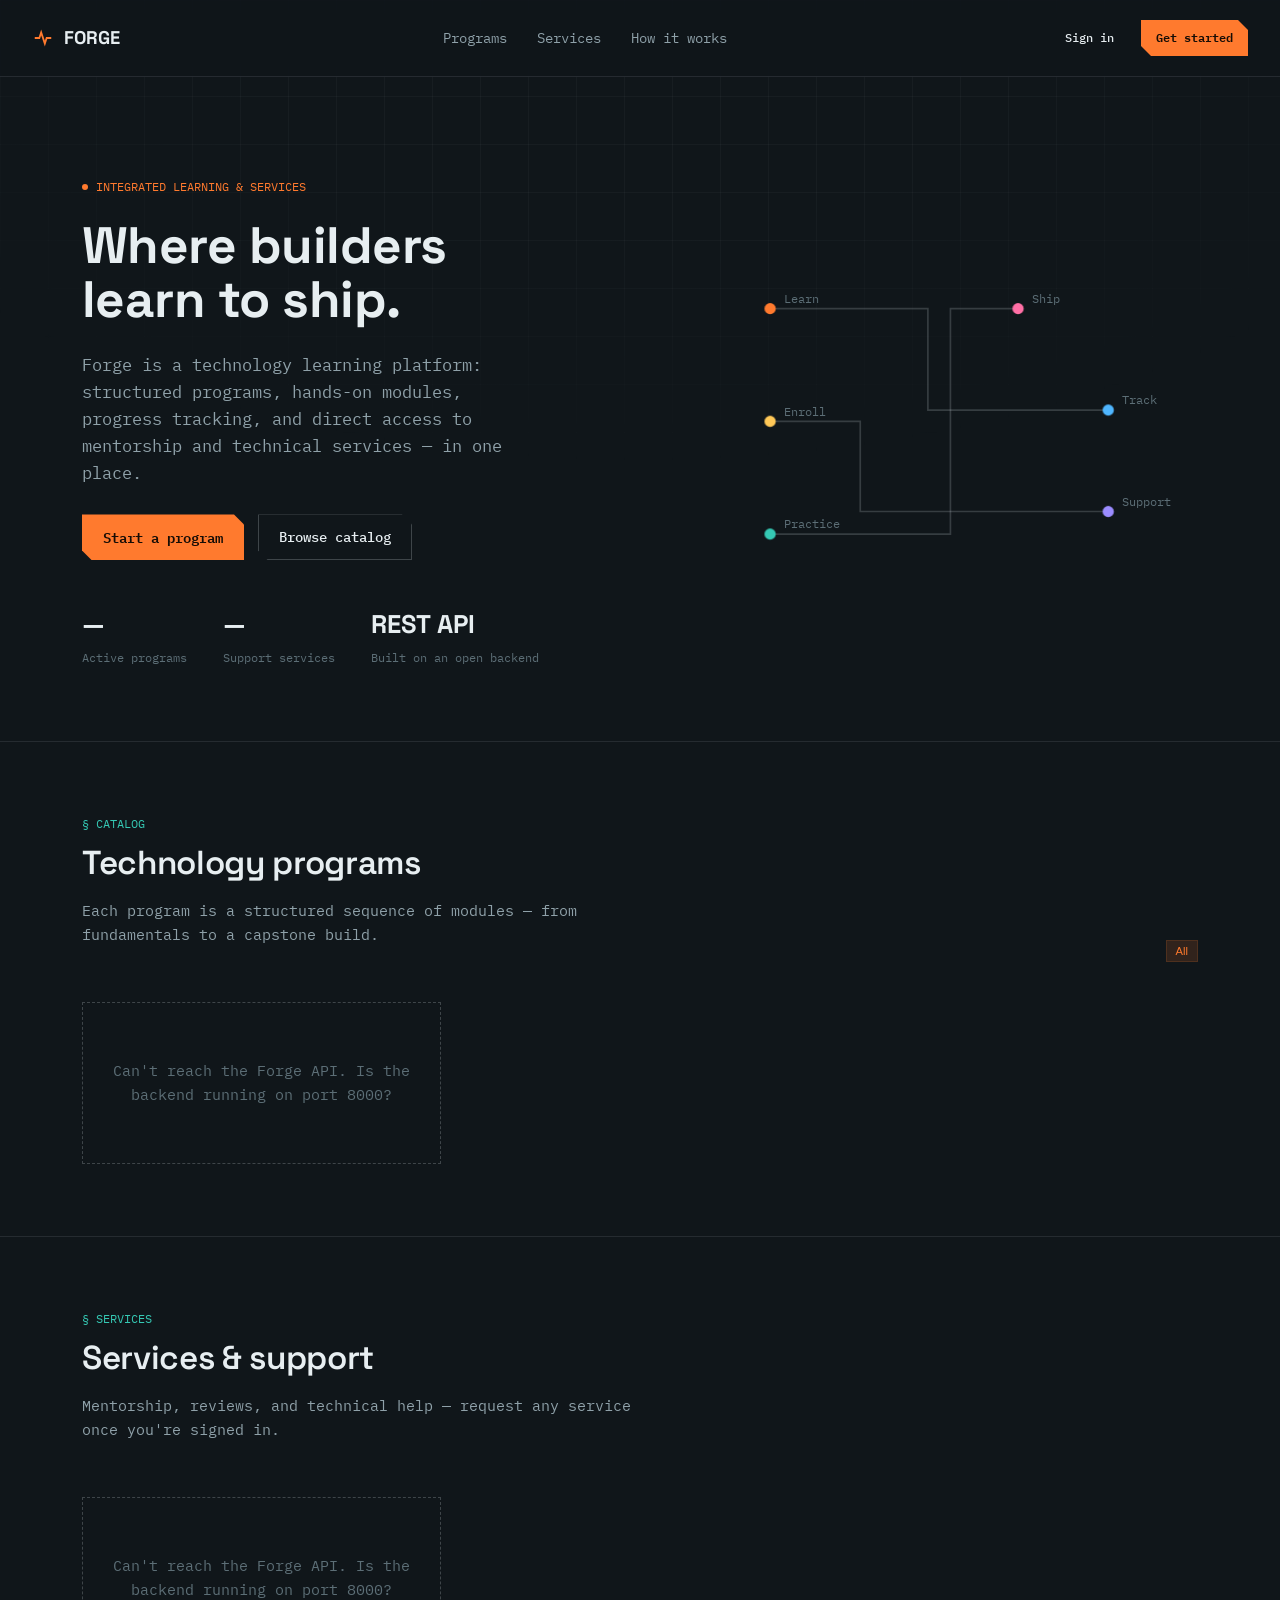
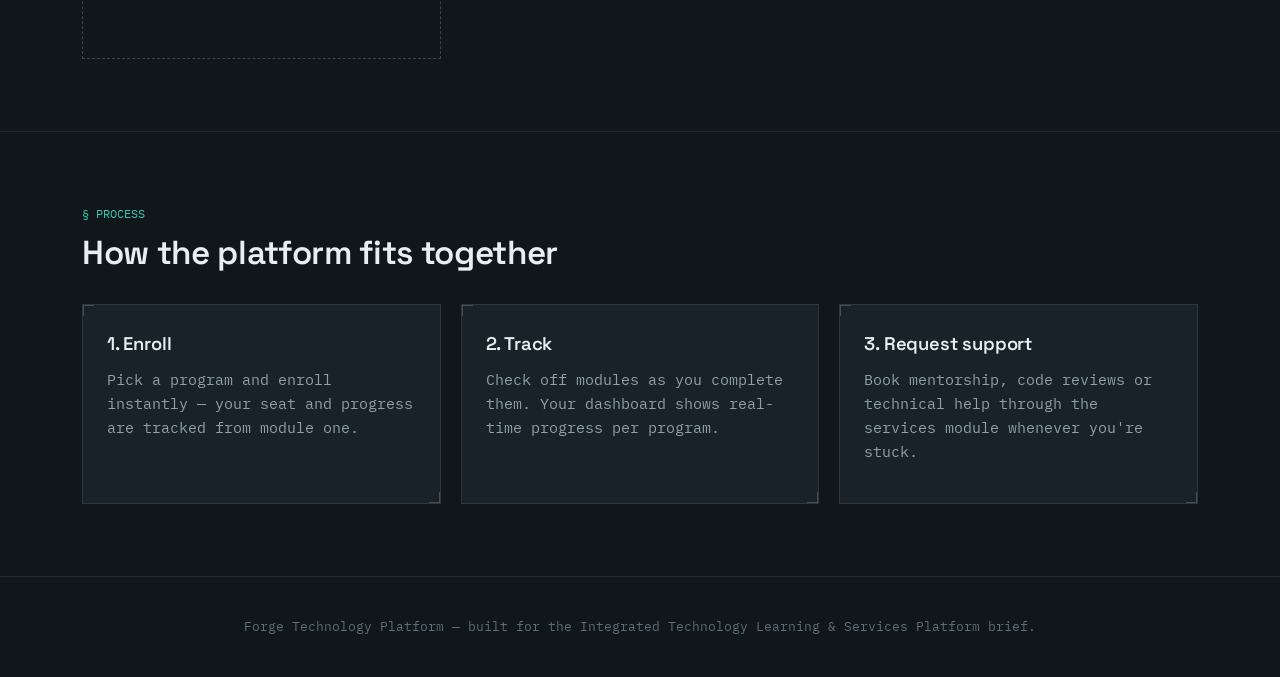
<file: forge-platform/frontend-update/frontend/index.html>
<!DOCTYPE html>
<html lang="en">
<head>
<meta charset="UTF-8">
<meta name="viewport" content="width=device-width, initial-scale=1.0">
<title>Forge — Technology Learning &amp; Services Platform</title>
<link rel="stylesheet" href="css/style.css">
</head>
<body>
<div class="blueprint-bg"></div>

<nav class="nav">
  <a href="index.html" class="nav-brand">
    <span class="mark">
      <svg viewBox="0 0 24 24" fill="none"><path d="M4 12h4l2-6 4 12 2-6h4" stroke="#FF7A2E" stroke-width="2" stroke-linecap="square" stroke-linejoin="miter"/></svg>
    </span>
    FORGE
  </a>
  <ul class="nav-links">
    <li><a href="index.html#programs">Programs</a></li>
    <li><a href="index.html#services">Services</a></li>
    <li><a href="index.html#how">How it works</a></li>
  </ul>
  <div class="nav-actions" id="nav-actions"></div>
</nav>

<header class="hero">
  <div class="container hero-grid">
    <div>
      <div class="eyebrow"><span class="dot"></span>INTEGRATED LEARNING &amp; SERVICES</div>
      <h1>Where builders<br>learn to ship.</h1>
      <p class="lead">Forge is a technology learning platform: structured programs, hands-on modules, progress tracking, and direct access to mentorship and technical services — in one place.</p>
      <div class="hero-ctas">
        <a href="register.html" class="btn btn-primary">Start a program</a>
        <a href="#programs" class="btn">Browse catalog</a>
      </div>
      <div class="hero-stats">
        <div class="hero-stat"><b id="stat-programs">—</b><span>Active programs</span></div>
        <div class="hero-stat"><b id="stat-services">—</b><span>Support services</span></div>
        <div class="hero-stat"><b>REST API</b><span>Built on an open backend</span></div>
      </div>
    </div>
    <div class="circuit-wrap">
      <svg viewBox="0 0 420 320" xmlns="http://www.w3.org/2000/svg">
        <g stroke="rgba(226,236,240,0.18)" stroke-width="1.5" fill="none">
          <path d="M40 60 H180 V150 H340"/>
          <path d="M40 160 H120 V240 H340"/>
          <path d="M40 260 H200 V60 H260"/>
        </g>
        <g id="circuit-nodes" font-family="IBM Plex Mono">
          <circle class="circuit-node n1" cx="40" cy="60" r="5" fill="#FF7A2E"/>
          <text class="circuit-label" x="52" y="55">Learn</text>

          <circle class="circuit-node n2" cx="40" cy="160" r="5" fill="#8FA1A9"/>
          <text class="circuit-label" x="52" y="155">Enroll</text>

          <circle class="circuit-node n3" cx="40" cy="260" r="5" fill="#8FA1A9"/>
          <text class="circuit-label" x="52" y="255">Practice</text>

          <circle class="circuit-node n4" cx="340" cy="150" r="5" fill="#8FA1A9"/>
          <text class="circuit-label" x="352" y="145">Track</text>

          <circle class="circuit-node n5" cx="340" cy="240" r="5" fill="#8FA1A9"/>
          <text class="circuit-label" x="352" y="235">Support</text>

          <circle class="circuit-node n6" cx="260" cy="60" r="5" fill="#8FA1A9"/>
          <text class="circuit-label" x="272" y="55">Ship</text>
        </g>
      </svg>
    </div>
  </div>
</header>

<section id="programs">
  <div class="container">
    <div class="section-head">
      <div>
        <span class="section-tag">§ CATALOG</span>
        <h2>Technology programs</h2>
        <p>Each program is a structured sequence of modules — from fundamentals to a capstone build.</p>
      </div>
      <div class="tag-row" id="filter-row">
        <button class="tag" data-filter="all" style="cursor:pointer;background:var(--ember-soft);color:var(--ember);border-color:var(--ember-soft);">All</button>
      </div>
    </div>
    <div class="program-grid" id="program-grid">
      <p>Loading programs…</p>
    </div>
  </div>
</section>

<section id="services">
  <div class="container">
    <div class="section-head">
      <div>
        <span class="section-tag">§ SERVICES</span>
        <h2>Services &amp; support</h2>
        <p>Mentorship, reviews, and technical help — request any service once you're signed in.</p>
      </div>
    </div>
    <div class="service-grid" id="service-grid">
      <p>Loading services…</p>
    </div>
  </div>
</section>

<section id="how">
  <div class="container">
    <span class="section-tag">§ PROCESS</span>
    <h2>How the platform fits together</h2>
    <div class="program-grid" style="margin-top:32px;">
      <div class="card"><h3>1. Enroll</h3><p>Pick a program and enroll instantly — your seat and progress are tracked from module one.</p></div>
      <div class="card"><h3>2. Track</h3><p>Check off modules as you complete them. Your dashboard shows real-time progress per program.</p></div>
      <div class="card"><h3>3. Request support</h3><p>Book mentorship, code reviews or technical help through the services module whenever you're stuck.</p></div>
    </div>
  </div>
</section>

<footer>
  <div class="container">Forge Technology Platform — built for the Integrated Technology Learning &amp; Services Platform brief.</div>
</footer>

<script src="js/api.js"></script>
<script>
async function loadPrograms(filterCategory) {
  const grid = document.getElementById("program-grid");
  try {
    const programs = await Api.listPrograms(filterCategory && filterCategory !== "all" ? { category: filterCategory } : {});
    document.getElementById("stat-programs").textContent = programs.length;
    if (!programs.length) { grid.innerHTML = `<div class="empty-state">No programs yet.</div>`; return; }
    grid.innerHTML = programs.map(p => `
      <a href="course.html?id=${p.id}" class="card program-card">
        <div class="tag-row">
          <span class="tag ${levelColorClass(p.level)}">${p.level}</span>
          <span class="tag ${categoryColorClass(p.category)}">${p.category}</span>
        </div>
        <h3>${p.title}</h3>
        <p>${p.description}</p>
        <div class="tag-row">
          ${p.tools.slice(0,4).map(t => `<span class="tool-chip">${t}</span>`).join(" · ")}
        </div>
        <div class="program-meta">
          <span>${p.duration_weeks} weeks</span>
          <span>${p.modules.length} modules</span>
        </div>
      </a>
    `).join("");
  } catch (e) {
    grid.innerHTML = `<div class="empty-state">${e.message}</div>`;
  }
}

async function loadServices() {
  const grid = document.getElementById("service-grid");
  try {
    const services = await Api.listServices();
    document.getElementById("stat-services").textContent = services.length;
    if (!services.length) { grid.innerHTML = `<div class="empty-state">No services yet.</div>`; return; }
    grid.innerHTML = services.map(s => `
      <div class="card">
        <span class="tag ${categoryColorClass(s.category)}" style="margin-bottom:12px;display:inline-block;">${s.category}</span>
        <h3>${s.name}</h3>
        <p>${s.description}</p>
        <a href="${Session.isLoggedIn() ? 'dashboard.html#services' : 'login.html'}" class="btn btn-sm">Request this service</a>
      </div>
    `).join("");
  } catch (e) {
    grid.innerHTML = `<div class="empty-state">${e.message}</div>`;
  }
}

async function buildFilters() {
  try {
    const programs = await Api.listPrograms();
    const cats = [...new Set(programs.map(p => p.category))];
    const row = document.getElementById("filter-row");
    cats.forEach(c => {
      const b = document.createElement("button");
      b.className = "tag"; b.style.cursor = "pointer"; b.textContent = c; b.dataset.filter = c;
      row.appendChild(b);
    });
    row.addEventListener("click", (e) => {
      if (e.target.tagName !== "BUTTON") return;
      [...row.children].forEach(c => { c.style.background=""; c.style.color=""; c.style.borderColor=""; });
      e.target.style.background = "var(--ember-soft)"; e.target.style.color = "var(--ember)"; e.target.style.borderColor="var(--ember-soft)";
      loadPrograms(e.target.dataset.filter);
    });
  } catch {}
}

loadPrograms(); loadServices(); buildFilters();
</script>
</body>
</html>
</file>
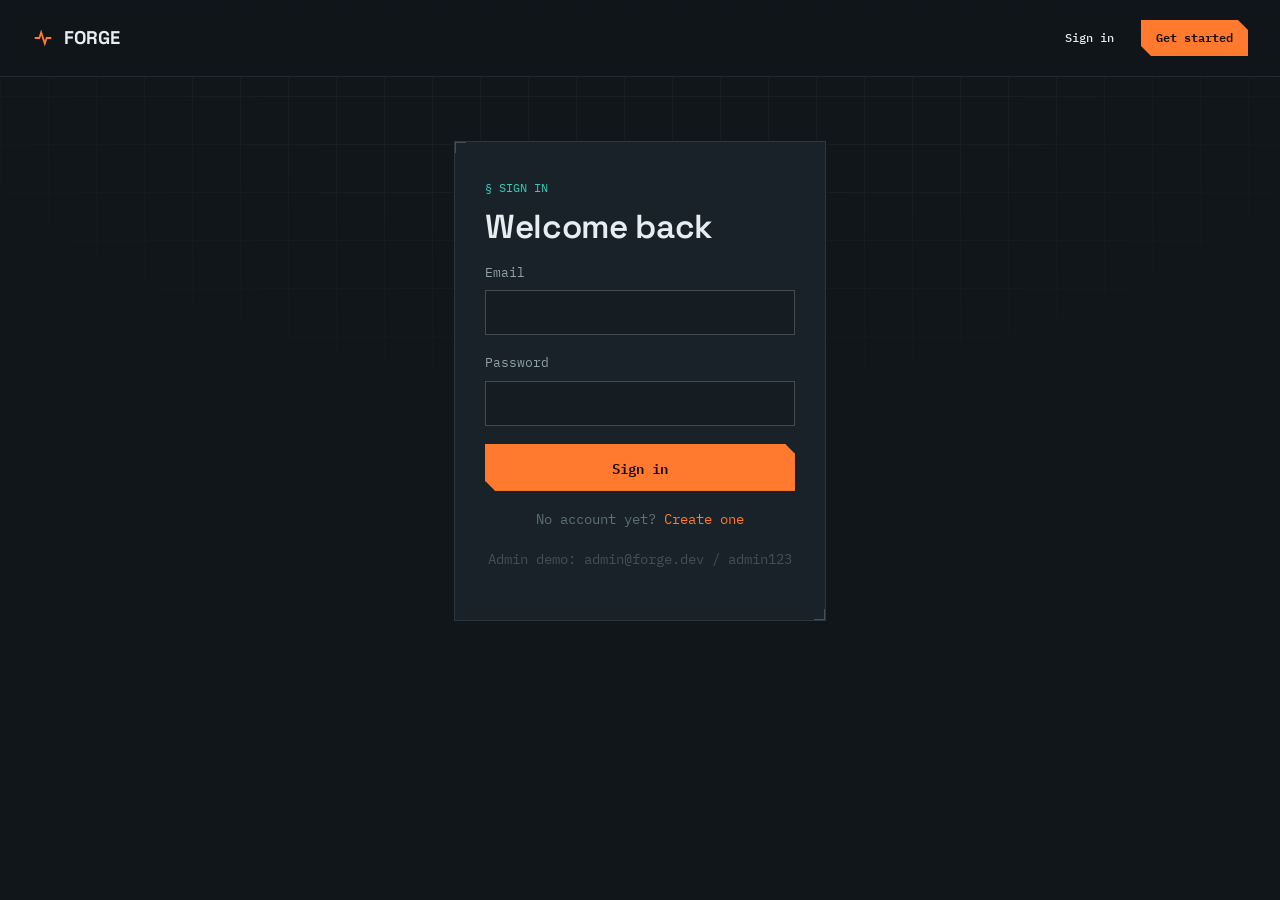
<file: forge-platform/frontend-update/frontend/admin.html>
<!DOCTYPE html>
<html lang="en">
<head>
<meta charset="UTF-8">
<meta name="viewport" content="width=device-width, initial-scale=1.0">
<title>Admin — Forge</title>
<link rel="stylesheet" href="css/style.css">
</head>
<body>
<div class="blueprint-bg"></div>
<nav class="nav">
  <a href="index.html" class="nav-brand">
    <span class="mark"><svg viewBox="0 0 24 24" fill="none"><path d="M4 12h4l2-6 4 12 2-6h4" stroke="#FF7A2E" stroke-width="2" stroke-linecap="square" stroke-linejoin="miter"/></svg></span>
    FORGE <span style="color:var(--text-faint);font-weight:400;font-size:.7rem;margin-left:4px;">/ ADMIN</span>
  </a>
  <ul class="nav-links"><li><a href="index.html">View site</a></li></ul>
  <div class="nav-actions" id="nav-actions"></div>
</nav>

<div class="dash-shell">
  <aside class="dash-side">
    <div class="user-chip">
      <div class="dash-avatar" id="avatar">--</div>
      <div>
        <div style="font-size:.85rem;" id="user-name">—</div>
        <div style="font-size:.72rem;color:var(--text-faint);">Administrator</div>
      </div>
    </div>
    <nav>
      <a href="#overview" class="tab-link active" data-panel="overview">Overview</a>
      <a href="#programs" class="tab-link" data-panel="programs">Programs</a>
      <a href="#services" class="tab-link" data-panel="services">Services</a>
      <a href="#requests" class="tab-link" data-panel="requests">Requests</a>
      <a href="#users" class="tab-link" data-panel="users">Users</a>
    </nav>
  </aside>

  <main class="dash-main">
    <section class="dash-panel active" id="panel-overview">
      <span class="section-tag">§ ANALYTICS</span>
      <h2>Platform overview</h2>
      <div class="stat-grid" id="admin-stats">
        <div class="card stat-card"><b>—</b><span>Loading…</span></div>
      </div>
      <div style="display:grid;grid-template-columns:1fr 1fr;gap:20px;">
        <div class="card">
          <h3>Enrollments by category</h3>
          <div id="cat-breakdown"></div>
        </div>
        <div class="card">
          <h3>Requests by status</h3>
          <div id="status-breakdown"></div>
        </div>
      </div>
    </section>

    <section class="dash-panel" id="panel-programs">
      <div class="section-head">
        <div><span class="section-tag">§ CATALOG</span><h2>Programs</h2></div>
        <button class="btn btn-primary btn-sm" onclick="openProgramModal()">+ New program</button>
      </div>
      <div id="admin-programs"><p>Loading…</p></div>
    </section>

    <section class="dash-panel" id="panel-services">
      <div class="section-head">
        <div><span class="section-tag">§ SERVICES</span><h2>Services</h2></div>
        <button class="btn btn-primary btn-sm" onclick="openServiceModal()">+ New service</button>
      </div>
      <div id="admin-services"><p>Loading…</p></div>
    </section>

    <section class="dash-panel" id="panel-requests">
      <span class="section-tag">§ QUEUE</span>
      <h2>Service requests</h2>
      <div id="admin-requests"><p>Loading…</p></div>
    </section>

    <section class="dash-panel" id="panel-users">
      <span class="section-tag">§ DIRECTORY</span>
      <h2>Users</h2>
      <div id="admin-users"><p>Loading…</p></div>
    </section>
  </main>
</div>

<!-- Program modal -->
<div class="modal-backdrop" id="program-modal">
  <div class="modal">
    <h3 id="program-modal-title">New program</h3>
    <div class="error-msg" id="program-err"></div>
    <form id="program-form">
      <input type="hidden" id="p-id">
      <div class="field"><label>Title</label><input type="text" id="p-title" required></div>
      <div class="field"><label>Category</label><input type="text" id="p-category" required></div>
      <div class="field"><label>Level</label>
        <select id="p-level"><option>Beginner</option><option>Intermediate</option><option>Advanced</option></select>
      </div>
      <div class="field"><label>Duration (weeks)</label><input type="number" id="p-duration" min="1" value="4" required></div>
      <div class="field"><label>Description</label><textarea id="p-description" required></textarea></div>
      <div class="field"><label>Modules (one per line)</label><textarea id="p-modules" placeholder="Intro to X&#10;Building Y&#10;Capstone"></textarea></div>
      <div class="field"><label>Tools (comma separated)</label><input type="text" id="p-tools" placeholder="Python, FastAPI, SQLite"></div>
      <div class="modal-close-row">
        <button type="button" class="btn" onclick="closeProgramModal()">Cancel</button>
        <button type="submit" class="btn btn-primary">Save program</button>
      </div>
    </form>
  </div>
</div>

<!-- Service modal -->
<div class="modal-backdrop" id="service-modal">
  <div class="modal">
    <h3 id="service-modal-title">New service</h3>
    <div class="error-msg" id="service-err"></div>
    <form id="service-form">
      <input type="hidden" id="s-id">
      <div class="field"><label>Name</label><input type="text" id="s-name" required></div>
      <div class="field"><label>Category</label><input type="text" id="s-category" required></div>
      <div class="field"><label>Description</label><textarea id="s-description" required></textarea></div>
      <div class="modal-close-row">
        <button type="button" class="btn" onclick="closeServiceModal()">Cancel</button>
        <button type="submit" class="btn btn-primary">Save service</button>
      </div>
    </form>
  </div>
</div>

<script src="js/api.js"></script>
<script>
requireAdmin();

document.querySelectorAll(".tab-link").forEach(link => {
  link.addEventListener("click", (e) => {
    e.preventDefault();
    document.querySelectorAll(".tab-link").forEach(l => l.classList.remove("active"));
    document.querySelectorAll(".dash-panel").forEach(p => p.classList.remove("active"));
    link.classList.add("active");
    document.getElementById("panel-" + link.dataset.panel).classList.add("active");
  });
});

function init() {
  const user = Session.getUser();
  document.getElementById("user-name").textContent = user.name;
  document.getElementById("avatar").textContent = initials(user.name);
  loadStats(); loadPrograms(); loadServices(); loadRequests(); loadUsers();
}

async function loadStats() {
  try {
    const a = await Api.analytics();
    document.getElementById("admin-stats").innerHTML = `
      <div class="card stat-card"><b>${a.total_users}</b><span>Users</span></div>
      <div class="card stat-card"><b>${a.total_programs}</b><span>Programs</span></div>
      <div class="card stat-card"><b>${a.total_services}</b><span>Services</span></div>
      <div class="card stat-card"><b>${a.total_enrollments}</b><span>Enrollments</span></div>
      <div class="card stat-card"><b>${a.active_enrollments}</b><span>Active</span></div>
      <div class="card stat-card"><b>${a.completed_enrollments}</b><span>Completed</span></div>
      <div class="card stat-card"><b>${a.pending_requests}</b><span>Pending requests</span></div>
      <div class="card stat-card"><b>${a.resolved_requests}</b><span>Resolved</span></div>
    `;
    const catEl = document.getElementById("cat-breakdown");
    const cats = Object.entries(a.enrollments_by_category);
    catEl.innerHTML = cats.length ? cats.map(([k,v]) => `
      <div style="display:flex;justify-content:space-between;padding:8px 0;border-bottom:1px solid var(--line);font-size:.85rem;">
        <span>${k}</span><span style="color:var(--teal);">${v}</span>
      </div>`).join("") : `<p>No enrollments yet.</p>`;

    const statusEl = document.getElementById("status-breakdown");
    const statuses = Object.entries(a.requests_by_status);
    statusEl.innerHTML = statuses.length ? statuses.map(([k,v]) => `
      <div style="display:flex;justify-content:space-between;padding:8px 0;border-bottom:1px solid var(--line);font-size:.85rem;">
        <span>${k.replace("_"," ")}</span><span style="color:var(--ember);">${v}</span>
      </div>`).join("") : `<p>No requests yet.</p>`;
  } catch (e) { showToast(e.message, true); }
}

// ---------------- Programs ----------------
async function loadPrograms() {
  const el = document.getElementById("admin-programs");
  try {
    const programs = await Api.listPrograms();
    if (!programs.length) { el.innerHTML = `<div class="empty-state">No programs yet.</div>`; return; }
    el.innerHTML = `
      <table>
        <thead><tr><th>Title</th><th>Category</th><th>Level</th><th>Modules</th><th></th></tr></thead>
        <tbody>
          ${programs.map(p => `
            <tr>
              <td>${p.title}</td><td>${p.category}</td><td>${p.level}</td><td>${p.modules.length}</td>
              <td class="row-actions">
                <button class="btn btn-sm" onclick='openProgramModal(${JSON.stringify(p)})'>Edit</button>
                <button class="btn btn-sm btn-danger" onclick="deleteProgram(${p.id})">Delete</button>
              </td>
            </tr>`).join("")}
        </tbody>
      </table>`;
  } catch (e) { el.innerHTML = `<div class="empty-state">${e.message}</div>`; }
}

function openProgramModal(p) {
  document.getElementById("program-err").classList.remove("show");
  document.getElementById("program-modal-title").textContent = p ? "Edit program" : "New program";
  document.getElementById("p-id").value = p ? p.id : "";
  document.getElementById("p-title").value = p ? p.title : "";
  document.getElementById("p-category").value = p ? p.category : "";
  document.getElementById("p-level").value = p ? p.level : "Beginner";
  document.getElementById("p-duration").value = p ? p.duration_weeks : 4;
  document.getElementById("p-description").value = p ? p.description : "";
  document.getElementById("p-modules").value = p ? p.modules.join("\n") : "";
  document.getElementById("p-tools").value = p ? p.tools.join(", ") : "";
  document.getElementById("program-modal").classList.add("show");
}
function closeProgramModal() { document.getElementById("program-modal").classList.remove("show"); }

document.getElementById("program-form").addEventListener("submit", async (e) => {
  e.preventDefault();
  const id = document.getElementById("p-id").value;
  const data = {
    title: document.getElementById("p-title").value.trim(),
    category: document.getElementById("p-category").value.trim(),
    level: document.getElementById("p-level").value,
    duration_weeks: parseInt(document.getElementById("p-duration").value),
    description: document.getElementById("p-description").value.trim(),
    modules: document.getElementById("p-modules").value.split("\n").map(s => s.trim()).filter(Boolean),
    tools: document.getElementById("p-tools").value.split(",").map(s => s.trim()).filter(Boolean),
  };
  try {
    if (id) await Api.updateProgram(id, data); else await Api.createProgram(data);
    closeProgramModal(); showToast("Program saved."); loadPrograms(); loadStats();
  } catch (err) {
    const el = document.getElementById("program-err"); el.textContent = err.message; el.classList.add("show");
  }
});

async function deleteProgram(id) {
  if (!confirm("Delete this program? Enrollments in it will also be removed.")) return;
  try { await Api.deleteProgram(id); showToast("Program deleted."); loadPrograms(); loadStats(); }
  catch (e) { showToast(e.message, true); }
}

// ---------------- Services ----------------
async function loadServices() {
  const el = document.getElementById("admin-services");
  try {
    const services = await Api.listServices();
    if (!services.length) { el.innerHTML = `<div class="empty-state">No services yet.</div>`; return; }
    el.innerHTML = `
      <table>
        <thead><tr><th>Name</th><th>Category</th><th></th></tr></thead>
        <tbody>
          ${services.map(s => `
            <tr>
              <td>${s.name}</td><td>${s.category}</td>
              <td class="row-actions">
                <button class="btn btn-sm" onclick='openServiceModal(${JSON.stringify(s)})'>Edit</button>
                <button class="btn btn-sm btn-danger" onclick="deleteService(${s.id})">Delete</button>
              </td>
            </tr>`).join("")}
        </tbody>
      </table>`;
  } catch (e) { el.innerHTML = `<div class="empty-state">${e.message}</div>`; }
}

function openServiceModal(s) {
  document.getElementById("service-err").classList.remove("show");
  document.getElementById("service-modal-title").textContent = s ? "Edit service" : "New service";
  document.getElementById("s-id").value = s ? s.id : "";
  document.getElementById("s-name").value = s ? s.name : "";
  document.getElementById("s-category").value = s ? s.category : "";
  document.getElementById("s-description").value = s ? s.description : "";
  document.getElementById("service-modal").classList.add("show");
}
function closeServiceModal() { document.getElementById("service-modal").classList.remove("show"); }

document.getElementById("service-form").addEventListener("submit", async (e) => {
  e.preventDefault();
  const id = document.getElementById("s-id").value;
  const data = {
    name: document.getElementById("s-name").value.trim(),
    category: document.getElementById("s-category").value.trim(),
    description: document.getElementById("s-description").value.trim(),
  };
  try {
    if (id) await Api.updateService(id, data); else await Api.createService(data);
    closeServiceModal(); showToast("Service saved."); loadServices(); loadStats();
  } catch (err) {
    const el = document.getElementById("service-err"); el.textContent = err.message; el.classList.add("show");
  }
});

async function deleteService(id) {
  if (!confirm("Delete this service?")) return;
  try { await Api.deleteService(id); showToast("Service deleted."); loadServices(); loadStats(); }
  catch (e) { showToast(e.message, true); }
}

// ---------------- Requests ----------------
async function loadRequests() {
  const el = document.getElementById("admin-requests");
  try {
    const requests = await Api.allRequests();
    if (!requests.length) { el.innerHTML = `<div class="empty-state">No requests submitted yet.</div>`; return; }
    el.innerHTML = `
      <table>
        <thead><tr><th>User</th><th>Service</th><th>Message</th><th>Status</th><th></th></tr></thead>
        <tbody>
          ${requests.map(r => `
            <tr>
              <td>${r.user_name}</td><td>${r.service_name}</td><td>${r.message || "—"}</td>
              <td><span class="badge badge-${r.status}">${r.status.replace("_"," ")}</span></td>
              <td>
                <select onchange="updateStatus(${r.id}, this.value)" style="background:var(--bg-raised);color:var(--text);border:1px solid var(--line-strong);padding:6px;font-family:var(--font-mono);font-size:.78rem;">
                  <option ${r.status==='pending'?'selected':''} value="pending">Pending</option>
                  <option ${r.status==='in_progress'?'selected':''} value="in_progress">In progress</option>
                  <option ${r.status==='resolved'?'selected':''} value="resolved">Resolved</option>
                </select>
              </td>
            </tr>`).join("")}
        </tbody>
      </table>`;
  } catch (e) { el.innerHTML = `<div class="empty-state">${e.message}</div>`; }
}
async function updateStatus(id, status) {
  try { await Api.updateRequestStatus(id, status); showToast("Status updated."); loadStats(); }
  catch (e) { showToast(e.message, true); }
}

// ---------------- Users ----------------
async function loadUsers() {
  const el = document.getElementById("admin-users");
  try {
    const users = await Api.listUsers();
    el.innerHTML = `
      <table>
        <thead><tr><th>Name</th><th>Email</th><th>Role</th><th>Joined</th></tr></thead>
        <tbody>
          ${users.map(u => `
            <tr>
              <td>${u.name}</td><td>${u.email}</td>
              <td><span class="tag">${u.role}</span></td>
              <td>${new Date(u.created_at).toLocaleDateString()}</td>
            </tr>`).join("")}
        </tbody>
      </table>`;
  } catch (e) { el.innerHTML = `<div class="empty-state">${e.message}</div>`; }
}

init();
</script>
</body>
</html>
</file>
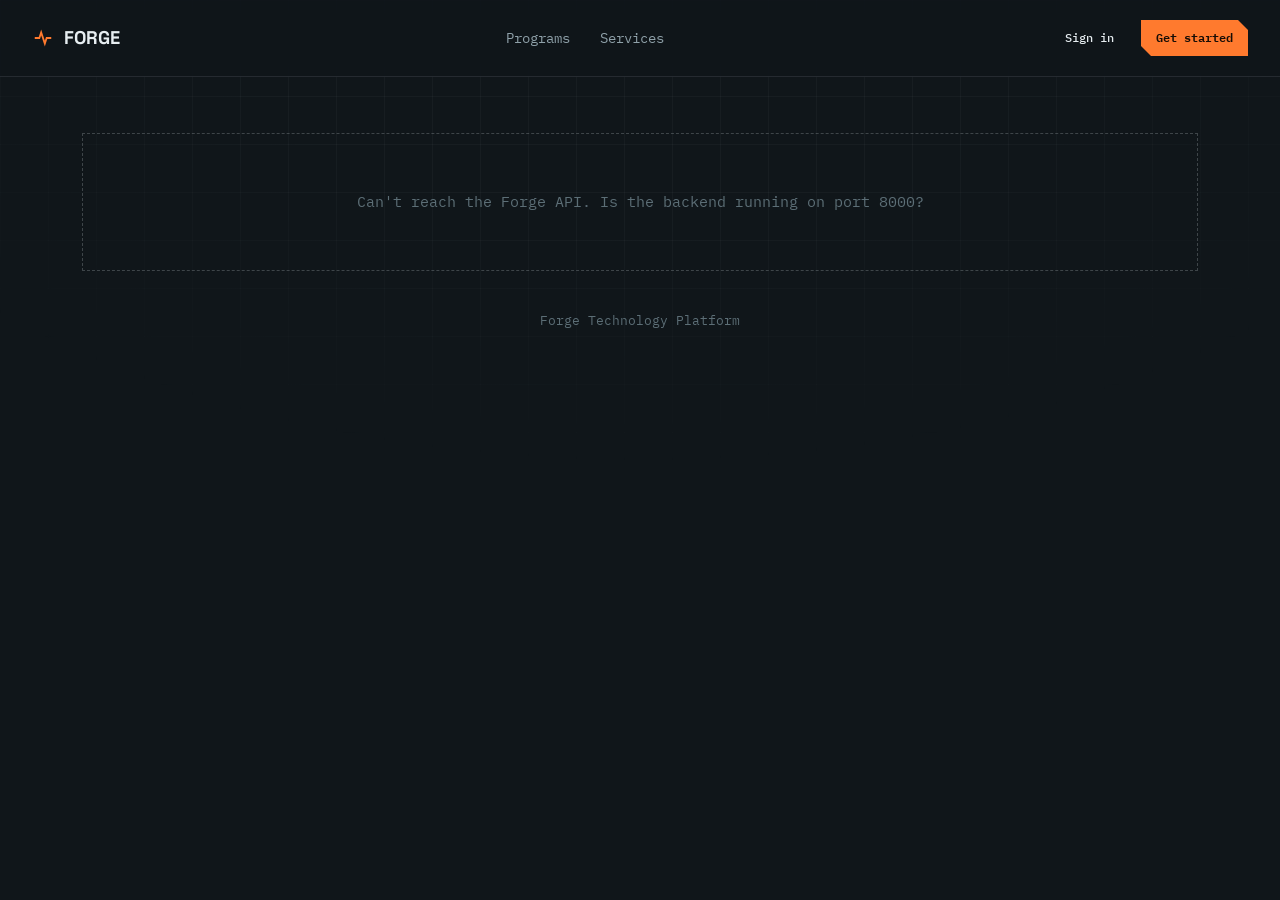
<file: forge-platform/frontend-update/frontend/course.html>
<!DOCTYPE html>
<html lang="en">
<head>
<meta charset="UTF-8">
<meta name="viewport" content="width=device-width, initial-scale=1.0">
<title>Program — Forge</title>
<link rel="stylesheet" href="css/style.css">
</head>
<body>
<div class="blueprint-bg"></div>
<nav class="nav">
  <a href="index.html" class="nav-brand">
    <span class="mark"><svg viewBox="0 0 24 24" fill="none"><path d="M4 12h4l2-6 4 12 2-6h4" stroke="#FF7A2E" stroke-width="2" stroke-linecap="square" stroke-linejoin="miter"/></svg></span>
    FORGE
  </a>
  <ul class="nav-links">
    <li><a href="index.html#programs">Programs</a></li>
    <li><a href="index.html#services">Services</a></li>
  </ul>
  <div class="nav-actions" id="nav-actions"></div>
</nav>

<div class="container" style="padding-top:56px;">
  <div id="content"><p>Loading…</p></div>
</div>

<footer><div class="container">Forge Technology Platform</div></footer>

<script src="js/api.js"></script>
<script>
const params = new URLSearchParams(location.search);
const id = params.get("id");

async function render() {
  const el = document.getElementById("content");
  try {
    const p = await Api.getProgram(id);
    document.title = p.title + " — Forge";
    let enrollBtn = `<a href="login.html" class="btn btn-primary">Sign in to enroll</a>`;
    if (Session.isLoggedIn()) {
      enrollBtn = `<button class="btn btn-primary" id="enroll-btn">Enroll in this program</button>`;
    }
    el.innerHTML = `
      <span class="section-tag">§ ${p.category.toUpperCase()}</span>
      <h1>${p.title}</h1>
      <div class="tag-row" style="margin-bottom:20px;">
        <span class="tag ${levelColorClass(p.level)}">${p.level}</span>
        <span class="tag ${categoryColorClass(p.category)}">${p.category}</span>
        <span class="tag">${p.duration_weeks} weeks</span>
        <span class="tag">${p.modules.length} modules</span>
      </div>
      <p style="max-width:70ch;">${p.description}</p>
      <div class="tag-row" style="margin-bottom:28px;">
        ${p.tools.map(t => `<span class="tag">${t}</span>`).join("")}
      </div>
      ${enrollBtn}
      <h2 style="margin-top:48px;">Curriculum</h2>
      <ol style="padding-left:20px; color:var(--text-muted);">
        ${p.modules.map(m => `<li style="margin-bottom:10px;">${m}</li>`).join("")}
      </ol>
    `;
    const btn = document.getElementById("enroll-btn");
    if (btn) btn.addEventListener("click", async () => {
      btn.disabled = true; btn.textContent = "Enrolling…";
      try {
        await Api.enroll(parseInt(id));
        showToast("Enrolled — head to your dashboard to start tracking progress.");
        btn.textContent = "Enrolled ✓";
      } catch (e) {
        showToast(e.message, true);
        btn.disabled = false; btn.textContent = "Enroll in this program";
      }
    });
  } catch (e) {
    el.innerHTML = `<div class="empty-state">${e.message}</div>`;
  }
}
render();
</script>
</body>
</html>
</file>
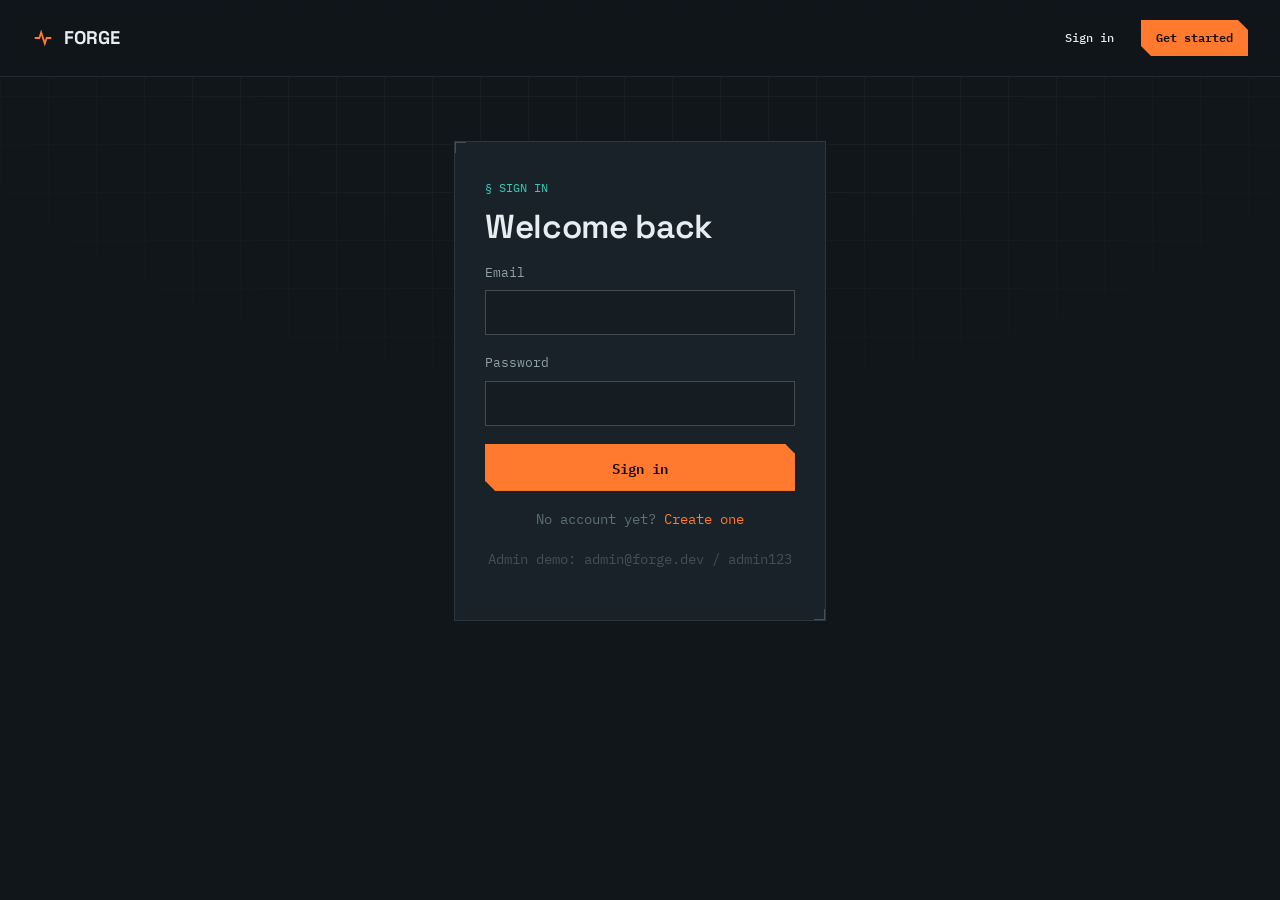
<file: forge-platform/frontend-update/frontend/dashboard.html>
<!DOCTYPE html>
<html lang="en">
<head>
<meta charset="UTF-8">
<meta name="viewport" content="width=device-width, initial-scale=1.0">
<title>Dashboard — Forge</title>
<link rel="stylesheet" href="css/style.css">
</head>
<body>
<div class="blueprint-bg"></div>
<nav class="nav">
  <a href="index.html" class="nav-brand">
    <span class="mark"><svg viewBox="0 0 24 24" fill="none"><path d="M4 12h4l2-6 4 12 2-6h4" stroke="#FF7A2E" stroke-width="2" stroke-linecap="square" stroke-linejoin="miter"/></svg></span>
    FORGE
  </a>
  <ul class="nav-links"><li><a href="index.html#programs">Browse catalog</a></li></ul>
  <div class="nav-actions" id="nav-actions"></div>
</nav>

<div class="dash-shell">
  <aside class="dash-side">
    <div class="user-chip">
      <div class="dash-avatar" id="avatar">--</div>
      <div>
        <div style="font-size:.85rem;" id="user-name">—</div>
        <div style="font-size:.72rem;color:var(--text-faint);">Member</div>
      </div>
    </div>
    <nav>
      <a href="#overview" class="tab-link active" data-panel="overview">Overview</a>
      <a href="#programs" class="tab-link" data-panel="programs">My Programs</a>
      <a href="#services" class="tab-link" data-panel="services">Services</a>
      <a href="#requests" class="tab-link" data-panel="requests">My Requests</a>
    </nav>
  </aside>

  <main class="dash-main">
    <section class="dash-panel active" id="panel-overview">
      <span class="section-tag">§ OVERVIEW</span>
      <h2>Your progress</h2>
      <div class="stat-grid">
        <div class="card stat-card"><b id="ov-programs">0</b><span>Programs enrolled</span></div>
        <div class="card stat-card"><b id="ov-completed">0</b><span>Programs completed</span></div>
        <div class="card stat-card"><b id="ov-avg">0%</b><span>Average progress</span></div>
        <div class="card stat-card"><b id="ov-requests">0</b><span>Open service requests</span></div>
      </div>
      <h3>Continue learning</h3>
      <div id="ov-continue"><p>Loading…</p></div>
    </section>

    <section class="dash-panel" id="panel-programs">
      <span class="section-tag">§ MY PROGRAMS</span>
      <h2>Enrolled programs</h2>
      <div id="my-programs"><p>Loading…</p></div>
    </section>

    <section class="dash-panel" id="panel-services">
      <span class="section-tag">§ SERVICES</span>
      <h2>Request a service</h2>
      <p>Choose a service and describe what you need — an admin will follow up on the status.</p>
      <div class="service-grid" id="service-request-grid"><p>Loading…</p></div>
    </section>

    <section class="dash-panel" id="panel-requests">
      <span class="section-tag">§ HISTORY</span>
      <h2>My service requests</h2>
      <div id="my-requests"><p>Loading…</p></div>
    </section>
  </main>
</div>

<div class="modal-backdrop" id="request-modal">
  <div class="modal">
    <h3 id="request-modal-title">Request service</h3>
    <div class="error-msg" id="request-err"></div>
    <form id="request-form">
      <input type="hidden" id="req-service-id">
      <div class="field">
        <label for="req-message">What do you need help with?</label>
        <textarea id="req-message" placeholder="Describe your request…" required></textarea>
      </div>
      <div class="modal-close-row">
        <button type="button" class="btn" onclick="closeModal()">Cancel</button>
        <button type="submit" class="btn btn-primary">Submit request</button>
      </div>
    </form>
  </div>
</div>

<script src="js/api.js"></script>
<script>
requireAuth();

document.querySelectorAll(".tab-link").forEach(link => {
  link.addEventListener("click", (e) => {
    e.preventDefault();
    document.querySelectorAll(".tab-link").forEach(l => l.classList.remove("active"));
    document.querySelectorAll(".dash-panel").forEach(p => p.classList.remove("active"));
    link.classList.add("active");
    document.getElementById("panel-" + link.dataset.panel).classList.add("active");
    history.replaceState(null, "", "#" + link.dataset.panel);
  });
});
const initialPanel = location.hash.replace("#","");
if (initialPanel) {
  const l = document.querySelector(`.tab-link[data-panel="${initialPanel}"]`);
  if (l) l.click();
}

function openModal(serviceId, serviceName) {
  document.getElementById("req-service-id").value = serviceId;
  document.getElementById("request-modal-title").textContent = "Request: " + serviceName;
  document.getElementById("req-message").value = "";
  document.getElementById("request-err").classList.remove("show");
  document.getElementById("request-modal").classList.add("show");
}
function closeModal() { document.getElementById("request-modal").classList.remove("show"); }

document.getElementById("request-form").addEventListener("submit", async (e) => {
  e.preventDefault();
  try {
    const serviceId = parseInt(document.getElementById("req-service-id").value);
    const message = document.getElementById("req-message").value.trim();
    await Api.createRequest(serviceId, message);
    closeModal();
    showToast("Request submitted.");
    loadRequests(); loadOverview();
  } catch (err) {
    const el = document.getElementById("request-err");
    el.textContent = err.message; el.classList.add("show");
  }
});

async function init() {
  const user = Session.getUser();
  document.getElementById("user-name").textContent = user.name;
  document.getElementById("avatar").textContent = initials(user.name);
  loadOverview(); loadPrograms(); loadServices(); loadRequests();
}

async function loadOverview() {
  try {
    const [enrollments, requests] = await Promise.all([Api.myEnrollments(), Api.myRequests()]);
    document.getElementById("ov-programs").textContent = enrollments.length;
    document.getElementById("ov-completed").textContent = enrollments.filter(e => e.status === "completed").length;
    const avg = enrollments.length ? Math.round(enrollments.reduce((s,e) => s + e.progress_percent, 0) / enrollments.length) : 0;
    document.getElementById("ov-avg").textContent = avg + "%";
    document.getElementById("ov-requests").textContent = requests.filter(r => r.status !== "resolved").length;

    const active = enrollments.filter(e => e.status === "active").slice(0, 3);
    const el = document.getElementById("ov-continue");
    el.innerHTML = active.length ? active.map(e => `
      <div class="card" style="margin-bottom:14px;">
        <h3>${e.program_title}</h3>
        <div class="progress-track"><div class="progress-fill" style="width:${e.progress_percent}%"></div></div>
        <p style="margin-top:10px;font-size:.8rem;">${e.completed_modules.length} / ${e.total_modules} modules complete</p>
      </div>
    `).join("") : `<div class="empty-state">No active programs yet — browse the catalog to enroll.</div>`;
  } catch (e) { showToast(e.message, true); }
}

async function loadPrograms() {
  const el = document.getElementById("my-programs");
  try {
    const enrollments = await Api.myEnrollments();
    if (!enrollments.length) { el.innerHTML = `<div class="empty-state">You haven't enrolled in any programs yet. <a href="index.html#programs" style="color:var(--ember);">Browse the catalog</a>.</div>`; return; }
    const full = await Promise.all(enrollments.map(async e => ({ e, program: await Api.getProgram(e.program_id) })));
    el.innerHTML = full.map(({e, program}) => `
      <div class="card" style="margin-bottom:18px;">
        <div style="display:flex;justify-content:space-between;align-items:flex-start;gap:12px;">
          <h3>${program.title}</h3>
          <span class="badge badge-${e.status}">${e.status}</span>
        </div>
        <div class="progress-track"><div class="progress-fill" style="width:${e.progress_percent}%"></div></div>
        <p style="margin-top:10px;font-size:.8rem;">${e.progress_percent}% complete</p>
        <ul class="module-list">
          ${program.modules.map((m, i) => `
            <li class="${e.completed_modules.includes(i) ? 'done' : ''}">
              <input type="checkbox" ${e.completed_modules.includes(i) ? 'checked' : ''} data-enrollment="${e.id}" data-index="${i}">
              ${m}
            </li>`).join("")}
        </ul>
      </div>
    `).join("");
    el.querySelectorAll('input[type=checkbox]').forEach(cb => {
      cb.addEventListener('change', async () => {
        try {
          await Api.toggleModule(cb.dataset.enrollment, parseInt(cb.dataset.index), cb.checked);
          loadPrograms(); loadOverview();
        } catch (err) { showToast(err.message, true); cb.checked = !cb.checked; }
      });
    });
  } catch (e) { el.innerHTML = `<div class="empty-state">${e.message}</div>`; }
}

async function loadServices() {
  const el = document.getElementById("service-request-grid");
  try {
    const services = await Api.listServices();
    el.innerHTML = services.map(s => `
      <div class="card">
        <span class="tag ${categoryColorClass(s.category)}" style="margin-bottom:12px;display:inline-block;">${s.category}</span>
        <h3>${s.name}</h3>
        <p>${s.description}</p>
        <button class="btn btn-sm" onclick="openModal(${s.id}, '${s.name.replace(/'/g, "\\'")}')">Request</button>
      </div>
    `).join("");
  } catch (e) { el.innerHTML = `<div class="empty-state">${e.message}</div>`; }
}

async function loadRequests() {
  const el = document.getElementById("my-requests");
  try {
    const requests = await Api.myRequests();
    if (!requests.length) { el.innerHTML = `<div class="empty-state">No requests submitted yet.</div>`; return; }
    el.innerHTML = `
      <table>
        <thead><tr><th>Service</th><th>Message</th><th>Status</th><th>Submitted</th></tr></thead>
        <tbody>
          ${requests.map(r => `
            <tr>
              <td>${r.service_name}</td>
              <td>${r.message || "—"}</td>
              <td><span class="badge badge-${r.status}">${r.status.replace("_"," ")}</span></td>
              <td>${new Date(r.created_at).toLocaleDateString()}</td>
            </tr>
          `).join("")}
        </tbody>
      </table>
    `;
  } catch (e) { el.innerHTML = `<div class="empty-state">${e.message}</div>`; }
}

init();
</script>
</body>
</html>
</file>
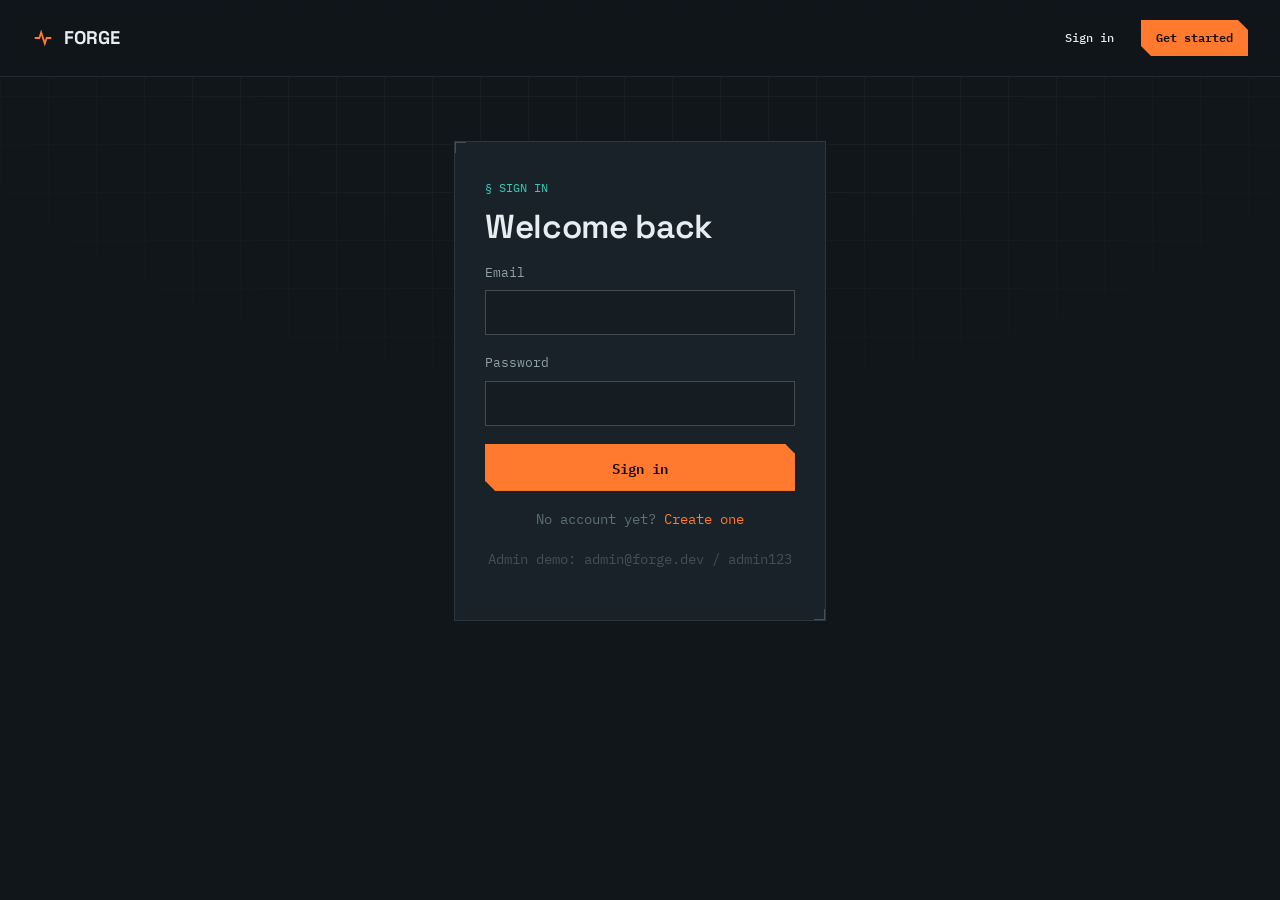
<file: forge-platform/frontend-update/frontend/login.html>
<!DOCTYPE html>
<html lang="en">
<head>
<meta charset="UTF-8">
<meta name="viewport" content="width=device-width, initial-scale=1.0">
<title>Sign in — Forge</title>
<link rel="stylesheet" href="css/style.css">
</head>
<body>
<div class="blueprint-bg"></div>
<nav class="nav">
  <a href="index.html" class="nav-brand">
    <span class="mark"><svg viewBox="0 0 24 24" fill="none"><path d="M4 12h4l2-6 4 12 2-6h4" stroke="#FF7A2E" stroke-width="2" stroke-linecap="square" stroke-linejoin="miter"/></svg></span>
    FORGE
  </a>
  <ul class="nav-links"></ul>
  <div class="nav-actions" id="nav-actions"></div>
</nav>

<div class="auth-shell">
  <div class="card auth-card">
    <span class="section-tag">§ SIGN IN</span>
    <h2>Welcome back</h2>
    <div class="error-msg" id="err"></div>
    <form id="login-form">
      <div class="field">
        <label for="email">Email</label>
        <input type="email" id="email" required autocomplete="email">
      </div>
      <div class="field">
        <label for="password">Password</label>
        <input type="password" id="password" required autocomplete="current-password">
      </div>
      <button type="submit" class="btn btn-primary btn-block">Sign in</button>
    </form>
    <p class="form-foot">No account yet? <a href="register.html">Create one</a></p>
    <p class="form-foot" style="opacity:.6;">Admin demo: admin@forge.dev / admin123</p>
  </div>
</div>

<script src="js/api.js"></script>
<script>
redirectIfLoggedIn();
document.getElementById("login-form").addEventListener("submit", async (e) => {
  e.preventDefault();
  const errEl = document.getElementById("err");
  errEl.classList.remove("show");
  const email = document.getElementById("email").value.trim();
  const password = document.getElementById("password").value;
  try {
    const data = await Api.login(email, password);
    Session.setToken(data.access_token);
    Session.setUser(data.user);
    window.location.href = data.user.role === "admin" ? "admin.html" : "dashboard.html";
  } catch (err) {
    errEl.textContent = err.message;
    errEl.classList.add("show");
  }
});
</script>
</body>
</html>
</file>
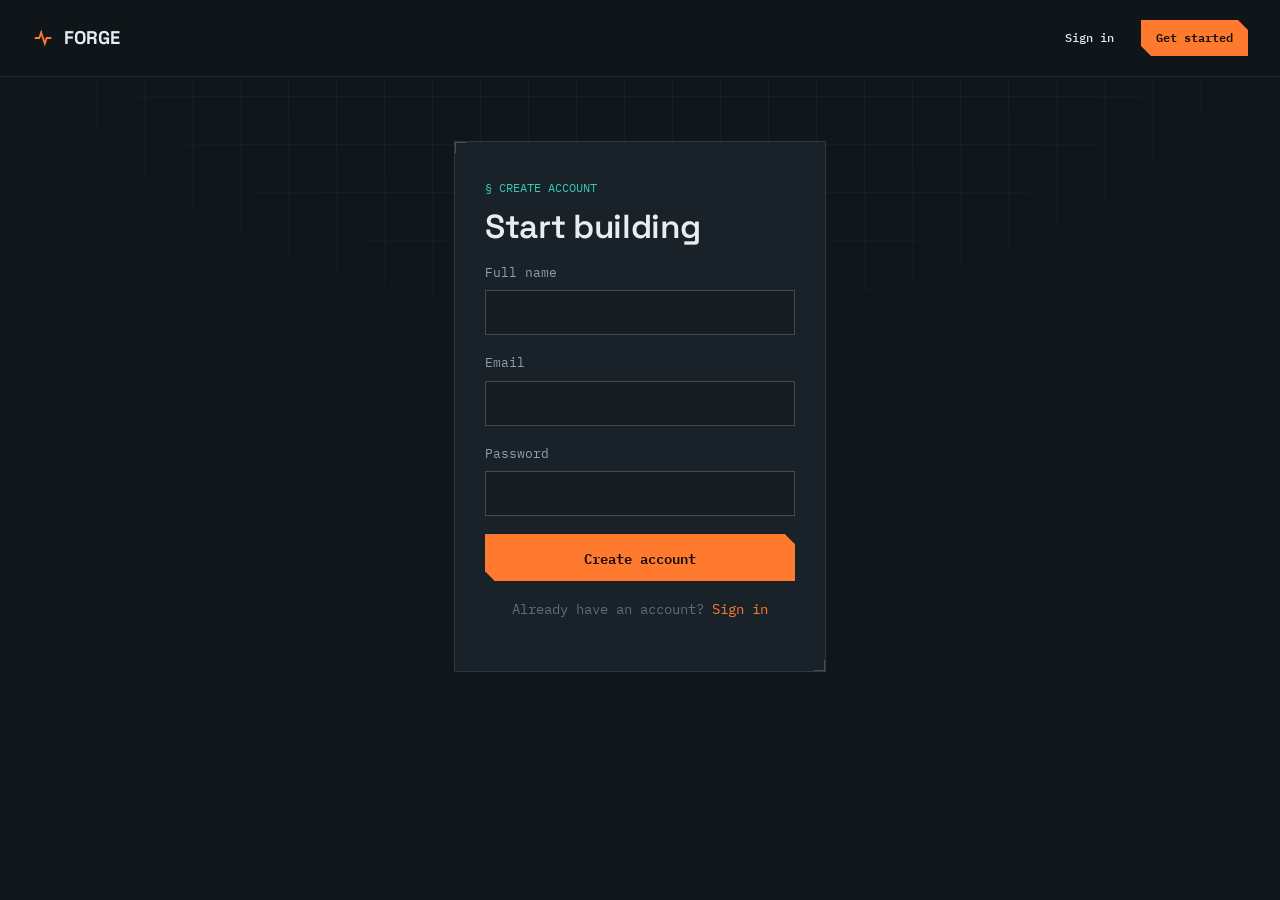
<file: forge-platform/frontend-update/frontend/register.html>
<!DOCTYPE html>
<html lang="en">
<head>
<meta charset="UTF-8">
<meta name="viewport" content="width=device-width, initial-scale=1.0">
<title>Create account — Forge</title>
<link rel="stylesheet" href="css/style.css">
</head>
<body>
<div class="blueprint-bg"></div>
<nav class="nav">
  <a href="index.html" class="nav-brand">
    <span class="mark"><svg viewBox="0 0 24 24" fill="none"><path d="M4 12h4l2-6 4 12 2-6h4" stroke="#FF7A2E" stroke-width="2" stroke-linecap="square" stroke-linejoin="miter"/></svg></span>
    FORGE
  </a>
  <ul class="nav-links"></ul>
  <div class="nav-actions" id="nav-actions"></div>
</nav>

<div class="auth-shell">
  <div class="card auth-card">
    <span class="section-tag">§ CREATE ACCOUNT</span>
    <h2>Start building</h2>
    <div class="error-msg" id="err"></div>
    <form id="register-form">
      <div class="field">
        <label for="name">Full name</label>
        <input type="text" id="name" required autocomplete="name">
      </div>
      <div class="field">
        <label for="email">Email</label>
        <input type="email" id="email" required autocomplete="email">
      </div>
      <div class="field">
        <label for="password">Password</label>
        <input type="password" id="password" required minlength="6" autocomplete="new-password">
      </div>
      <button type="submit" class="btn btn-primary btn-block">Create account</button>
    </form>
    <p class="form-foot">Already have an account? <a href="login.html">Sign in</a></p>
  </div>
</div>

<script src="js/api.js"></script>
<script>
redirectIfLoggedIn();
document.getElementById("register-form").addEventListener("submit", async (e) => {
  e.preventDefault();
  const errEl = document.getElementById("err");
  errEl.classList.remove("show");
  const name = document.getElementById("name").value.trim();
  const email = document.getElementById("email").value.trim();
  const password = document.getElementById("password").value;
  try {
    const data = await Api.register(name, email, password);
    Session.setToken(data.access_token);
    Session.setUser(data.user);
    window.location.href = data.user.role === "admin" ? "admin.html" : "dashboard.html";
  } catch (err) {
    errEl.textContent = err.message;
    errEl.classList.add("show");
  }
});
</script>
</body>
</html>
</file>
<file: forge-platform/frontend-update/frontend/css/style.css>
/* ============================================================
   FORGE — Technology Learning & Services Platform
   Design language: engineering blueprint / schematic.
   Palette: deep graphite base, ember accent, circuit teal.
   Type: Space Grotesk (display) + IBM Plex Mono (everything else).
   ============================================================ */

@import url('https://fonts.googleapis.com/css2?family=Space+Grotesk:wght@400;500;600;700&family=IBM+Plex+Mono:wght@400;500;600&display=swap');

:root{
  --bg:            #10161A;
  --bg-raised:     #161D22;
  --bg-card:       #1A2229;
  --line:          rgba(226,236,240,0.10);
  --line-strong:   rgba(226,236,240,0.22);
  --text:          #E7EEF1;
  --text-muted:    #8FA1A9;
  --text-faint:    #5C6E76;
  --ember:         #FF7A2E;
  --ember-soft:    rgba(255,122,46,0.14);
  --teal:          #35C9B4;
  --teal-soft:     rgba(53,201,180,0.14);
  --danger:        #FF6161;
  --danger-soft:   rgba(255,97,97,0.14);
  --violet:        #9B8CFF;
  --violet-soft:   rgba(155,140,255,0.14);
  --gold:          #FFC857;
  --gold-soft:     rgba(255,200,87,0.14);
  --sky:           #4FB6FF;
  --sky-soft:      rgba(79,182,255,0.14);
  --rose:          #FF6FA5;
  --rose-soft:     rgba(255,111,165,0.14);
  --radius:         2px;
  --font-display:  'Space Grotesk', sans-serif;
  --font-mono:     'IBM Plex Mono', monospace;
}

*{ box-sizing:border-box; }
html{ scroll-behavior:smooth; }
body{
  margin:0;
  background:var(--bg);
  color:var(--text);
  font-family:var(--font-mono);
  font-size:15px;
  line-height:1.6;
  -webkit-font-smoothing:antialiased;
}

/* blueprint grid backdrop */
.blueprint-bg{
  position:fixed; inset:0; z-index:-1; pointer-events:none;
  background-image:
    linear-gradient(var(--line) 1px, transparent 1px),
    linear-gradient(90deg, var(--line) 1px, transparent 1px);
  background-size:48px 48px;
  opacity:0.35;
  -webkit-mask-image: radial-gradient(ellipse 80% 60% at 50% 0%, #000 40%, transparent 90%);
          mask-image: radial-gradient(ellipse 80% 60% at 50% 0%, #000 40%, transparent 90%);
}

h1,h2,h3,h4{
  font-family:var(--font-display);
  font-weight:600;
  letter-spacing:-0.01em;
  margin:0 0 .5em;
  color:var(--text);
}
h1{ font-size:clamp(2.1rem, 4vw, 3.4rem); line-height:1.05; font-weight:700; }
h2{ font-size:clamp(1.5rem, 2.6vw, 2.1rem); line-height:1.15; }
h3{ font-size:1.15rem; }
p{ color:var(--text-muted); margin:0 0 1em; max-width:64ch; }
a{ color:inherit; }

.container{ max-width:1180px; margin:0 auto; padding:0 32px; }

/* ---------- nav ---------- */
.nav{
  position:sticky; top:0; z-index:50;
  display:flex; align-items:center; justify-content:space-between;
  padding:20px 32px;
  border-bottom:1px solid var(--line);
  background:rgba(16,22,26,0.85);
  backdrop-filter:blur(10px);
}
.nav-brand{
  display:flex; align-items:center; gap:10px;
  font-family:var(--font-display); font-weight:700; font-size:1.15rem;
  text-decoration:none; color:var(--text);
}
.nav-brand .mark{
  width:22px; height:22px; position:relative; flex-shrink:0;
}
.nav-brand .mark svg{ width:100%; height:100%; display:block; }
.nav-links{ display:flex; align-items:center; gap:30px; list-style:none; margin:0; padding:0; }
.nav-links a{
  text-decoration:none; color:var(--text-muted); font-size:.9rem;
  padding:4px 0; border-bottom:1px solid transparent; transition:color .15s, border-color .15s;
}
.nav-links a:hover, .nav-links a.active{ color:var(--text); border-color:var(--ember); }
.nav-actions{ display:flex; align-items:center; gap:12px; }
.nav-toggle{ display:none; }

/* ---------- buttons ---------- */
.btn{
  display:inline-flex; align-items:center; gap:8px;
  font-family:var(--font-mono); font-size:.86rem; font-weight:500;
  padding:11px 20px;
  border:1px solid var(--line-strong);
  background:transparent; color:var(--text);
  cursor:pointer; text-decoration:none;
  clip-path: polygon(0 0, calc(100% - 10px) 0, 100% 10px, 100% 100%, 10px 100%, 0 calc(100% - 10px));
  transition:border-color .15s, background .15s, color .15s, transform .1s;
}
.btn:hover{ border-color:var(--ember); color:var(--ember); }
.btn:active{ transform:translateY(1px); }
.btn-primary{ background:var(--ember); border-color:var(--ember); color:#160D06; font-weight:600; }
.btn-primary:hover{ background:#ff8a47; color:#160D06; border-color:#ff8a47; }
.btn-teal{ background:var(--teal); border-color:var(--teal); color:#06201C; font-weight:600; }
.btn-teal:hover{ background:#4bdcc6; border-color:#4bdcc6; }
.btn-ghost{ border-color:transparent; }
.btn-ghost:hover{ border-color:var(--line-strong); color:var(--text); }
.btn-sm{ padding:7px 14px; font-size:.78rem; }
.btn-danger{ color:var(--danger); border-color:var(--danger); }
.btn-danger:hover{ background:var(--danger-soft); }
.btn:disabled{ opacity:.4; cursor:not-allowed; }
.btn-block{ width:100%; justify-content:center; }

/* ---------- hero ---------- */
.hero{
  padding:96px 0 72px;
  border-bottom:1px solid var(--line);
  position:relative;
  overflow:hidden;
}
.hero-grid{
  display:grid; grid-template-columns:1.1fr 0.9fr; gap:64px; align-items:center;
}
.eyebrow{
  display:inline-flex; align-items:center; gap:8px;
  font-size:.78rem; color:var(--ember); margin-bottom:22px;
}
.eyebrow .dot{ width:6px; height:6px; background:var(--ember); border-radius:50%; }
.hero p.lead{ font-size:1.05rem; color:var(--text-muted); max-width:46ch; margin-bottom:28px; }
.hero-ctas{ display:flex; gap:14px; flex-wrap:wrap; }
.hero-stats{ display:flex; gap:36px; margin-top:44px; flex-wrap:wrap; }
.hero-stat b{ display:block; font-family:var(--font-display); font-size:1.6rem; color:var(--text); }
.hero-stat span{ font-size:.78rem; color:var(--text-faint); }

/* circuit diagram */
.circuit-wrap{ position:relative; }
.circuit-wrap svg{ width:100%; height:auto; display:block; }
.circuit-node{ opacity:0; }
.circuit-label{ font-family:var(--font-mono); font-size:11px; fill:var(--text-faint); }

@keyframes node-light{ 0%{ opacity:0; r:2; } 60%{ opacity:1; r:6; } 100%{ opacity:1; r:5; } }
.circuit-node.n1{ animation:node-light .5s ease-out .2s forwards;  fill:var(--ember) !important; }
.circuit-node.n2{ animation:node-light .5s ease-out .55s forwards; fill:var(--gold) !important; }
.circuit-node.n3{ animation:node-light .5s ease-out .9s forwards;  fill:var(--teal) !important; }
.circuit-node.n4{ animation:node-light .5s ease-out 1.25s forwards;fill:var(--sky) !important; }
.circuit-node.n5{ animation:node-light .5s ease-out 1.6s forwards; fill:var(--violet) !important; }
.circuit-node.n6{ animation:node-light .5s ease-out 1.95s forwards;fill:var(--rose) !important; }
@media (prefers-reduced-motion: reduce){
  .circuit-node{ animation:none !important; opacity:1; }
}

/* ---------- sections ---------- */
section{ padding:72px 0; border-bottom:1px solid var(--line); }
.section-head{ display:flex; justify-content:space-between; align-items:flex-end; gap:24px; margin-bottom:40px; flex-wrap:wrap; }
.section-tag{ font-size:.78rem; color:var(--teal); margin-bottom:10px; display:block; }

/* ---------- cards ---------- */
.card{
  background:var(--bg-card);
  border:1px solid var(--line);
  padding:24px;
  position:relative;
}
.card::before{
  content:""; position:absolute; top:0; left:0; width:10px; height:10px;
  border-top:1px solid var(--line-strong); border-left:1px solid var(--line-strong);
}
.card::after{
  content:""; position:absolute; bottom:0; right:0; width:10px; height:10px;
  border-bottom:1px solid var(--line-strong); border-right:1px solid var(--line-strong);
}

.program-grid, .service-grid{ display:grid; grid-template-columns:repeat(auto-fill, minmax(300px,1fr)); gap:20px; }
.program-card{ display:flex; flex-direction:column; gap:14px; text-decoration:none; color:inherit; }
.program-card:hover{ border-color:var(--ember); }
.tag-row{ display:flex; gap:8px; flex-wrap:wrap; }
.tag{
  font-size:.7rem; padding:4px 9px; border:1px solid var(--line-strong); color:var(--text-muted);
}
.tag-level{ color:var(--teal); border-color:var(--teal-soft); background:var(--teal-soft); }
.level-beginner{ color:var(--teal); border-color:var(--teal-soft); background:var(--teal-soft); }
.level-intermediate{ color:var(--gold); border-color:var(--gold-soft); background:var(--gold-soft); }
.level-advanced{ color:var(--ember); border-color:var(--ember-soft); background:var(--ember-soft); }

/* rotating category palette — assigned by js via categoryColorClass() */
.tag-c1{ color:var(--ember); border-color:var(--ember-soft); background:var(--ember-soft); }
.tag-c2{ color:var(--teal); border-color:var(--teal-soft); background:var(--teal-soft); }
.tag-c3{ color:var(--violet); border-color:var(--violet-soft); background:var(--violet-soft); }
.tag-c4{ color:var(--gold); border-color:var(--gold-soft); background:var(--gold-soft); }
.tag-c5{ color:var(--sky); border-color:var(--sky-soft); background:var(--sky-soft); }
.tag-c6{ color:var(--rose); border-color:var(--rose-soft); background:var(--rose-soft); }
.program-meta{ display:flex; gap:16px; font-size:.78rem; color:var(--text-faint); margin-top:auto; padding-top:10px; border-top:1px solid var(--line); }
.tool-chip{ font-family:var(--font-mono); font-size:.72rem; color:var(--text-faint); }

/* ---------- forms ---------- */
.field{ margin-bottom:18px; }
.field label{ display:block; font-size:.8rem; color:var(--text-muted); margin-bottom:7px; }
.field input, .field select, .field textarea{
  width:100%; background:var(--bg-raised); border:1px solid var(--line-strong);
  color:var(--text); padding:12px 14px; font-family:var(--font-mono); font-size:.9rem;
  outline:none; transition:border-color .15s;
}
.field input:focus, .field select:focus, .field textarea:focus{ border-color:var(--ember); }
.field textarea{ resize:vertical; min-height:90px; }
.auth-shell{
  max-width:420px; margin:64px auto; padding:0 24px;
}
.auth-card{ padding:36px 30px; }
.form-foot{ font-size:.85rem; color:var(--text-faint); margin-top:18px; text-align:center; }
.form-foot a{ color:var(--ember); text-decoration:none; }
.error-msg{
  background:var(--danger-soft); border:1px solid var(--danger); color:var(--danger);
  padding:10px 14px; font-size:.82rem; margin-bottom:18px; display:none;
}
.error-msg.show{ display:block; }
.success-msg{
  background:var(--teal-soft); border:1px solid var(--teal); color:var(--teal);
  padding:10px 14px; font-size:.82rem; margin-bottom:18px; display:none;
}
.success-msg.show{ display:block; }

/* ---------- dashboard layout ---------- */
.dash-shell{ display:grid; grid-template-columns:220px 1fr; min-height:calc(100vh - 73px); }
.dash-side{
  border-right:1px solid var(--line); padding:32px 20px; background:var(--bg-raised);
}
.dash-side .user-chip{
  display:flex; align-items:center; gap:10px; padding:10px 12px; margin-bottom:28px;
  border:1px solid var(--line); background:var(--bg-card);
}
.dash-avatar{
  width:32px; height:32px; background:var(--ember-soft); color:var(--ember);
  display:flex; align-items:center; justify-content:center; font-family:var(--font-display); font-weight:700;
  flex-shrink:0;
}
.dash-side nav a{
  display:flex; align-items:center; gap:10px; padding:10px 12px; margin-bottom:4px;
  color:var(--text-muted); text-decoration:none; font-size:.86rem; border-left:2px solid transparent;
  transition:all .15s;
}
.dash-side nav a:hover{ color:var(--text); background:var(--bg-card); }
.dash-side nav a.active{ color:var(--ember); border-left-color:var(--ember); background:var(--ember-soft); }
.dash-main{ padding:40px 44px; max-width:1000px; }
.dash-panel{ display:none; }
.dash-panel.active{ display:block; }

.stat-grid{ display:grid; grid-template-columns:repeat(auto-fit,minmax(160px,1fr)); gap:16px; margin-bottom:36px; }
.stat-card{ padding:18px 20px; }
.stat-card b{ display:block; font-family:var(--font-display); font-size:1.9rem; }
.stat-card span{ font-size:.78rem; color:var(--text-faint); }

.progress-track{ height:6px; background:var(--bg-raised); border:1px solid var(--line); overflow:hidden; }
.progress-fill{ height:100%; background:var(--teal); transition:width .4s; }

.module-list{ list-style:none; margin:14px 0 0; padding:0; display:flex; flex-direction:column; gap:8px; }
.module-list li{
  display:flex; align-items:center; gap:10px; padding:9px 12px;
  background:var(--bg-raised); border:1px solid var(--line); font-size:.85rem;
  cursor:pointer;
}
.module-list li.done{ color:var(--teal); border-color:var(--teal-soft); }
.module-list input[type=checkbox]{ accent-color: var(--teal); }

table{ width:100%; border-collapse:collapse; font-size:.85rem; }
th, td{ text-align:left; padding:12px 14px; border-bottom:1px solid var(--line); }
th{ color:var(--text-faint); font-weight:500; font-size:.75rem; text-transform:none; }
tr:hover td{ background:var(--bg-raised); }

.badge{ font-size:.7rem; padding:4px 10px; border:1px solid; display:inline-block; }
.badge-pending{ color:var(--ember); border-color:var(--ember-soft); background:var(--ember-soft); }
.badge-in_progress{ color:var(--teal); border-color:var(--teal-soft); background:var(--teal-soft); }
.badge-resolved, .badge-completed{ color:var(--text-muted); border-color:var(--line-strong); }
.badge-active{ color:var(--teal); border-color:var(--teal-soft); background:var(--teal-soft); }

.row-actions{ display:flex; gap:8px; }
.empty-state{
  text-align:center; padding:56px 20px; color:var(--text-faint); border:1px dashed var(--line-strong);
}

.modal-backdrop{
  position:fixed; inset:0; background:rgba(10,14,17,0.7); display:none;
  align-items:center; justify-content:center; z-index:100; padding:20px;
}
.modal-backdrop.show{ display:flex; }
.modal{ background:var(--bg-card); border:1px solid var(--line-strong); padding:30px; width:100%; max-width:520px; max-height:86vh; overflow-y:auto; }
.modal h3{ margin-bottom:20px; }
.modal-close-row{ display:flex; justify-content:flex-end; gap:10px; margin-top:24px; }

footer{ padding:40px 0; text-align:center; color:var(--text-faint); font-size:.8rem; }

.toast{
  position:fixed; bottom:24px; right:24px; background:var(--bg-card); border:1px solid var(--teal);
  color:var(--text); padding:14px 20px; font-size:.85rem; z-index:200; opacity:0; transform:translateY(10px);
  transition:opacity .25s, transform .25s; pointer-events:none;
}
.toast.show{ opacity:1; transform:translateY(0); }
.toast.error{ border-color:var(--danger); }

@media (max-width: 860px){
  .hero-grid{ grid-template-columns:1fr; }
  .nav-links{ display:none; }
  .dash-shell{ grid-template-columns:1fr; }
  .dash-side{ border-right:none; border-bottom:1px solid var(--line); display:flex; align-items:center; gap:16px; padding:16px 20px; }
  .dash-side nav{ display:flex; gap:4px; overflow-x:auto; }
  .dash-side .user-chip{ margin-bottom:0; flex-shrink:0; }
  .dash-main{ padding:28px 20px; }
}
</file>
